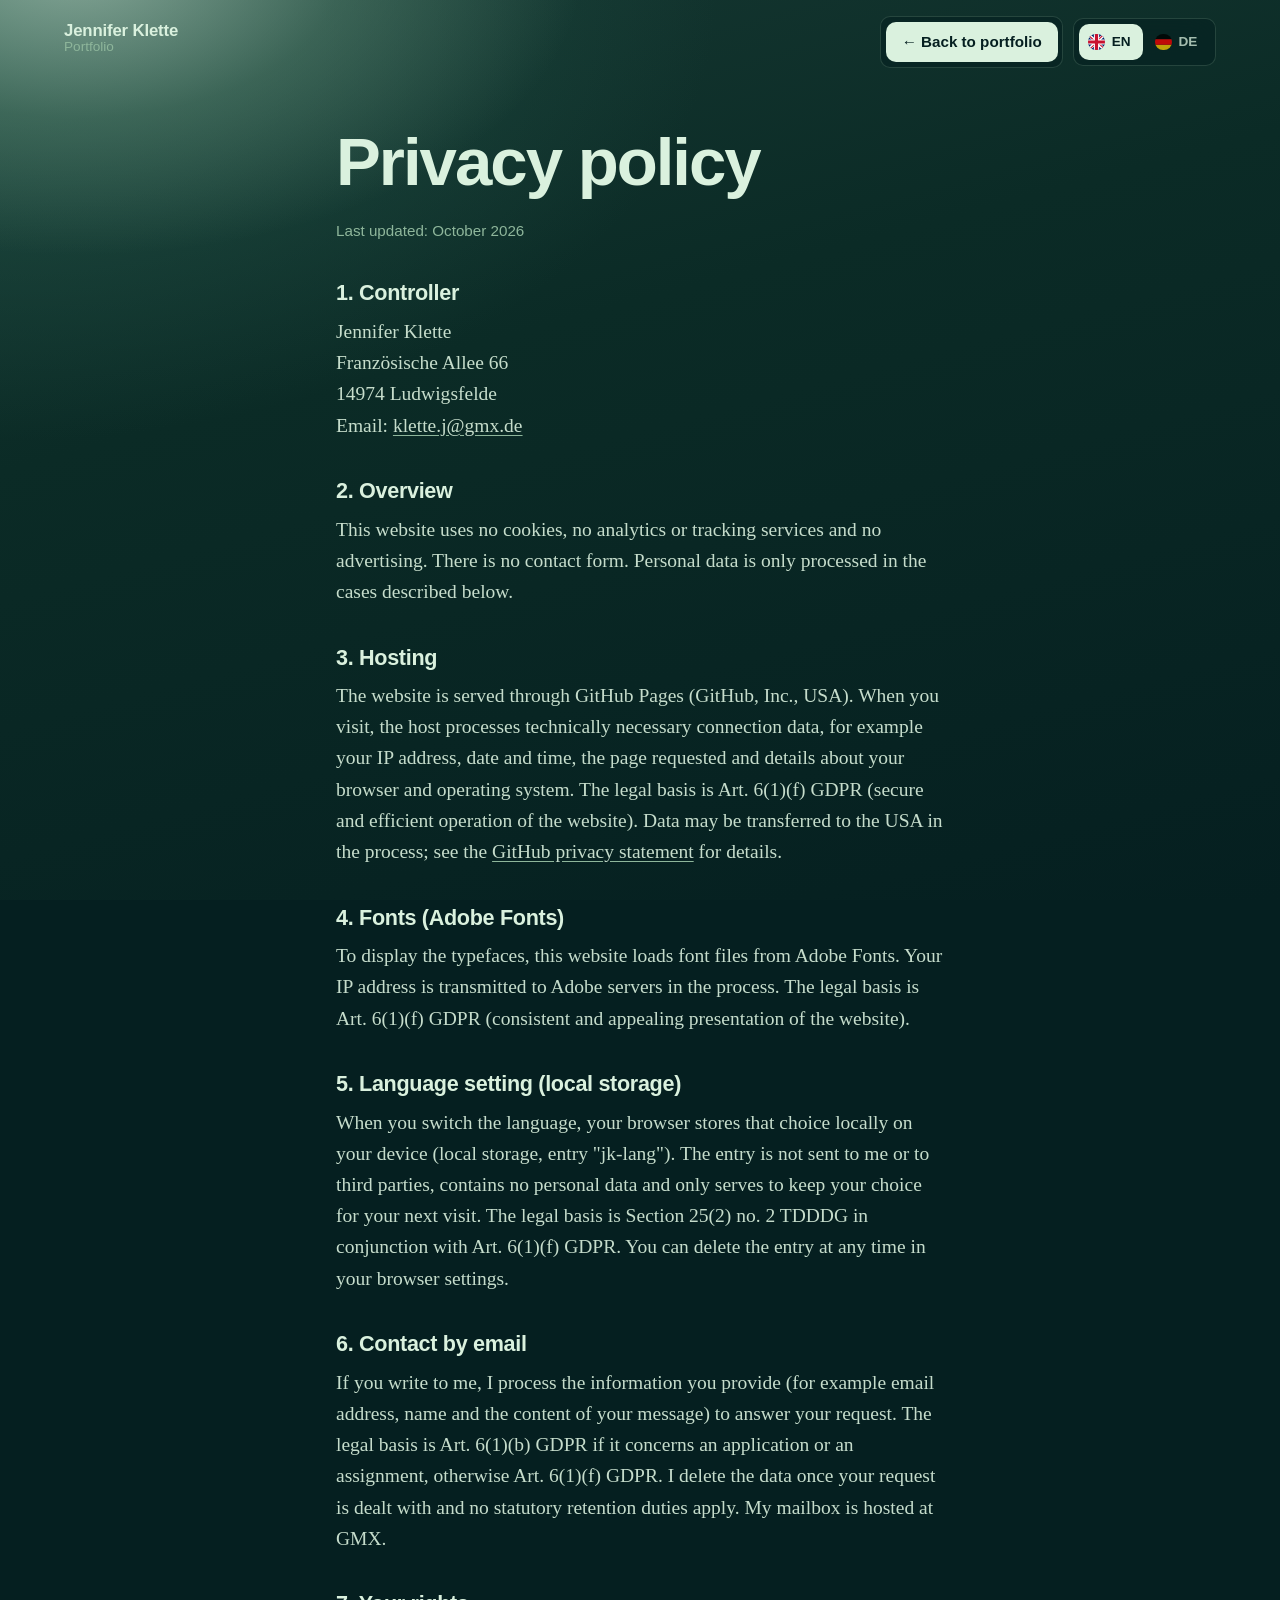
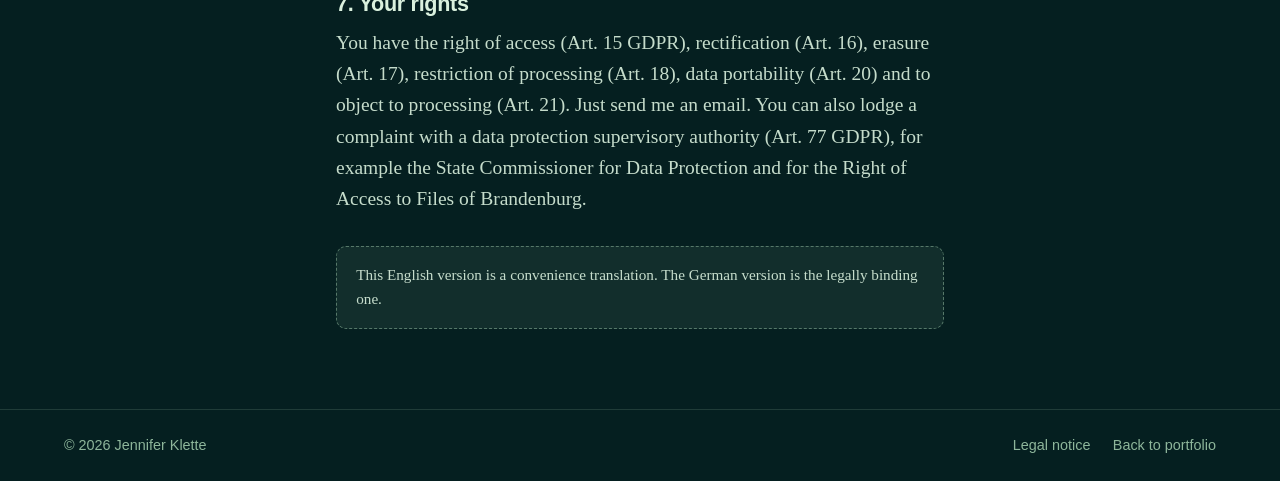
<file: datenschutz.html>
<!DOCTYPE html>
<html lang="de">
<head>
  <meta charset="utf-8">
  <meta name="viewport" content="width=device-width, initial-scale=1, viewport-fit=cover">
  <title>Datenschutzerklärung – Jennifer Klette</title>
  <meta name="robots" content="index, follow">
  <meta name="theme-color" content="#051F20">
  <link rel="icon" href="favicon.svg" type="image/svg+xml">
  <link rel="icon" href="favicon.ico" sizes="48x48">
  <link rel="apple-touch-icon" href="apple-touch-icon.png">
  <link rel="stylesheet" href="style.css">
  <link rel="stylesheet" href="legal.css">
  <script src="legal.js" defer></script>
</head>
<body data-title-de="Datenschutzerklärung – Jennifer Klette" data-title-en="Privacy policy – Jennifer Klette">
  <div class="backdrop" aria-hidden="true"></div>

  <header class="top">
    <a class="brand" href="index.html" aria-label="Jennifer Klette">
      <span class="brand-name">Jennifer Klette</span>
      <span class="brand-sub">Portfolio</span>
    </a>
    <div class="top-right">
      <nav class="nav">
        <a class="nav-cta" href="index.html" data-l="de">← Zum Portfolio</a>
        <a class="nav-cta" href="index.html" data-l="en">← Back to portfolio</a>
      </nav>
      <div class="lang" role="group" aria-label="Sprache / Language">
        <button type="button" data-lang="en" aria-pressed="false"><img src="[data-uri]" alt="" width="17" height="17">EN</button>
        <button type="button" data-lang="de" aria-pressed="true"><img src="[data-uri]" alt="" width="17" height="17">DE</button>
      </div>
    </div>
  </header>

  <main class="legal">
    <div data-l="de">
      <h1>Datenschutzerklärung</h1>
      <p class="meta">Stand: Oktober 2026</p>

      <h2>1. Verantwortliche</h2>
      <address>
        Jennifer Klette<br>
        Französische Allee 66<br>
        14974 Ludwigsfelde
      </address>
      <p>E-Mail: <a href="mailto:klette.j@gmx.de">klette.j@gmx.de</a></p>

      <h2>2. Überblick</h2>
      <p>Diese Website verwendet keine Cookies, keine Analyse- oder Tracking-Dienste und keine Werbung. Es gibt kein Kontaktformular. Personenbezogene Daten fallen nur in den unten beschriebenen Fällen an.</p>

      <h2>3. Hosting</h2>
      <p>Die Website wird über GitHub Pages bereitgestellt (GitHub, Inc., USA). Beim Aufruf verarbeitet der Hoster technisch notwendige Verbindungsdaten, zum Beispiel deine IP-Adresse, Datum und Uhrzeit, die aufgerufene Seite sowie Angaben zu Browser und Betriebssystem. Rechtsgrundlage ist Art. 6 Abs. 1 lit. f DSGVO (sicherer und effizienter Betrieb der Website). Da dabei Daten in die USA übermittelt werden können, findest du Näheres in den <a href="https://docs.github.com/en/site-policy/privacy-policies/github-general-privacy-statement" target="_blank" rel="noopener">Datenschutzhinweisen von GitHub</a>.</p>

      <h2>4. Schriften (Adobe Fonts)</h2>
      <p>Zur Darstellung der Schriften lädt diese Website Schriftdateien von Adobe Fonts. Dabei wird deine IP-Adresse an Server von Adobe übermittelt. Rechtsgrundlage ist Art. 6 Abs. 1 lit. f DSGVO (einheitliche und ansprechende Darstellung der Website).</p>

      <h2>5. Spracheinstellung (lokaler Speicher)</h2>
      <p>Wenn du die Sprache umschaltest, speichert dein Browser diese Auswahl lokal auf deinem Gerät (Local Storage, Eintrag „jk-lang"). Der Eintrag wird nicht an mich oder Dritte übertragen, enthält keine personenbezogenen Daten und dient allein dazu, deine Wahl beim nächsten Besuch beizubehalten. Rechtsgrundlage ist § 25 Abs. 2 Nr. 2 TDDDG in Verbindung mit Art. 6 Abs. 1 lit. f DSGVO. Du kannst den Eintrag jederzeit in den Einstellungen deines Browsers löschen.</p>

      <h2>6. Kontakt per E-Mail</h2>
      <p>Wenn du mir schreibst, verarbeite ich die Angaben, die du mir mitteilst (zum Beispiel E-Mail-Adresse, Name und Inhalt deiner Nachricht), um deine Anfrage zu beantworten. Rechtsgrundlage ist Art. 6 Abs. 1 lit. b DSGVO, wenn es um eine Bewerbung oder einen Auftrag geht, sonst Art. 6 Abs. 1 lit. f DSGVO. Ich lösche die Daten, sobald deine Anfrage erledigt ist und keine gesetzlichen Aufbewahrungspflichten entgegenstehen. Mein E-Mail-Postfach wird bei GMX betrieben.</p>

      <h2>7. Deine Rechte</h2>
      <p>Du hast das Recht auf Auskunft (Art. 15 DSGVO), Berichtigung (Art. 16), Löschung (Art. 17), Einschränkung der Verarbeitung (Art. 18), Datenübertragbarkeit (Art. 20) und Widerspruch gegen die Verarbeitung (Art. 21). Schreib mir dazu einfach eine E-Mail. Außerdem kannst du dich bei einer Datenschutz-Aufsichtsbehörde beschweren (Art. 77 DSGVO), zum Beispiel bei der Landesbeauftragten für den Datenschutz und für das Recht auf Akteneinsicht des Landes Brandenburg.</p>
    </div>

    <div data-l="en">
      <h1>Privacy policy</h1>
      <p class="meta">Last updated: October 2026</p>

      <h2>1. Controller</h2>
      <address>
        Jennifer Klette<br>
        Französische Allee 66<br>
        14974 Ludwigsfelde 
      </address>
      <p>Email: <a href="mailto:klette.j@gmx.de">klette.j@gmx.de</a></p>

      <h2>2. Overview</h2>
      <p>This website uses no cookies, no analytics or tracking services and no advertising. There is no contact form. Personal data is only processed in the cases described below.</p>

      <h2>3. Hosting</h2>
      <p>The website is served through GitHub Pages (GitHub, Inc., USA). When you visit, the host processes technically necessary connection data, for example your IP address, date and time, the page requested and details about your browser and operating system. The legal basis is Art. 6(1)(f) GDPR (secure and efficient operation of the website). Data may be transferred to the USA in the process; see the <a href="https://docs.github.com/en/site-policy/privacy-policies/github-general-privacy-statement" target="_blank" rel="noopener">GitHub privacy statement</a> for details.</p>

      <h2>4. Fonts (Adobe Fonts)</h2>
      <p>To display the typefaces, this website loads font files from Adobe Fonts. Your IP address is transmitted to Adobe servers in the process. The legal basis is Art. 6(1)(f) GDPR (consistent and appealing presentation of the website).</p>

      <h2>5. Language setting (local storage)</h2>
      <p>When you switch the language, your browser stores that choice locally on your device (local storage, entry "jk-lang"). The entry is not sent to me or to third parties, contains no personal data and only serves to keep your choice for your next visit. The legal basis is Section 25(2) no. 2 TDDDG in conjunction with Art. 6(1)(f) GDPR. You can delete the entry at any time in your browser settings.</p>

      <h2>6. Contact by email</h2>
      <p>If you write to me, I process the information you provide (for example email address, name and the content of your message) to answer your request. The legal basis is Art. 6(1)(b) GDPR if it concerns an application or an assignment, otherwise Art. 6(1)(f) GDPR. I delete the data once your request is dealt with and no statutory retention duties apply. My mailbox is hosted at GMX.</p>

      <h2>7. Your rights</h2>
      <p>You have the right of access (Art. 15 GDPR), rectification (Art. 16), erasure (Art. 17), restriction of processing (Art. 18), data portability (Art. 20) and to object to processing (Art. 21). Just send me an email. You can also lodge a complaint with a data protection supervisory authority (Art. 77 GDPR), for example the State Commissioner for Data Protection and for the Right of Access to Files of Brandenburg.</p>

      <p class="note">This English version is a convenience translation. The German version is the legally binding one.</p>
    </div>
  </main>

  <footer class="foot">
    <span>© <span data-year>2026</span> Jennifer Klette</span>
    <span class="foot-links">
      <a href="impressum.html"><span data-l="de">Impressum</span><span data-l="en">Legal notice</span></a>
      <a href="index.html"><span data-l="de">Zum Portfolio</span><span data-l="en">Back to portfolio</span></a>
    </span>
  </footer>
  <script>document.querySelectorAll("[data-year]").forEach(function (e) { e.textContent = new Date().getFullYear(); });</script>
</body>
</html>
</file>
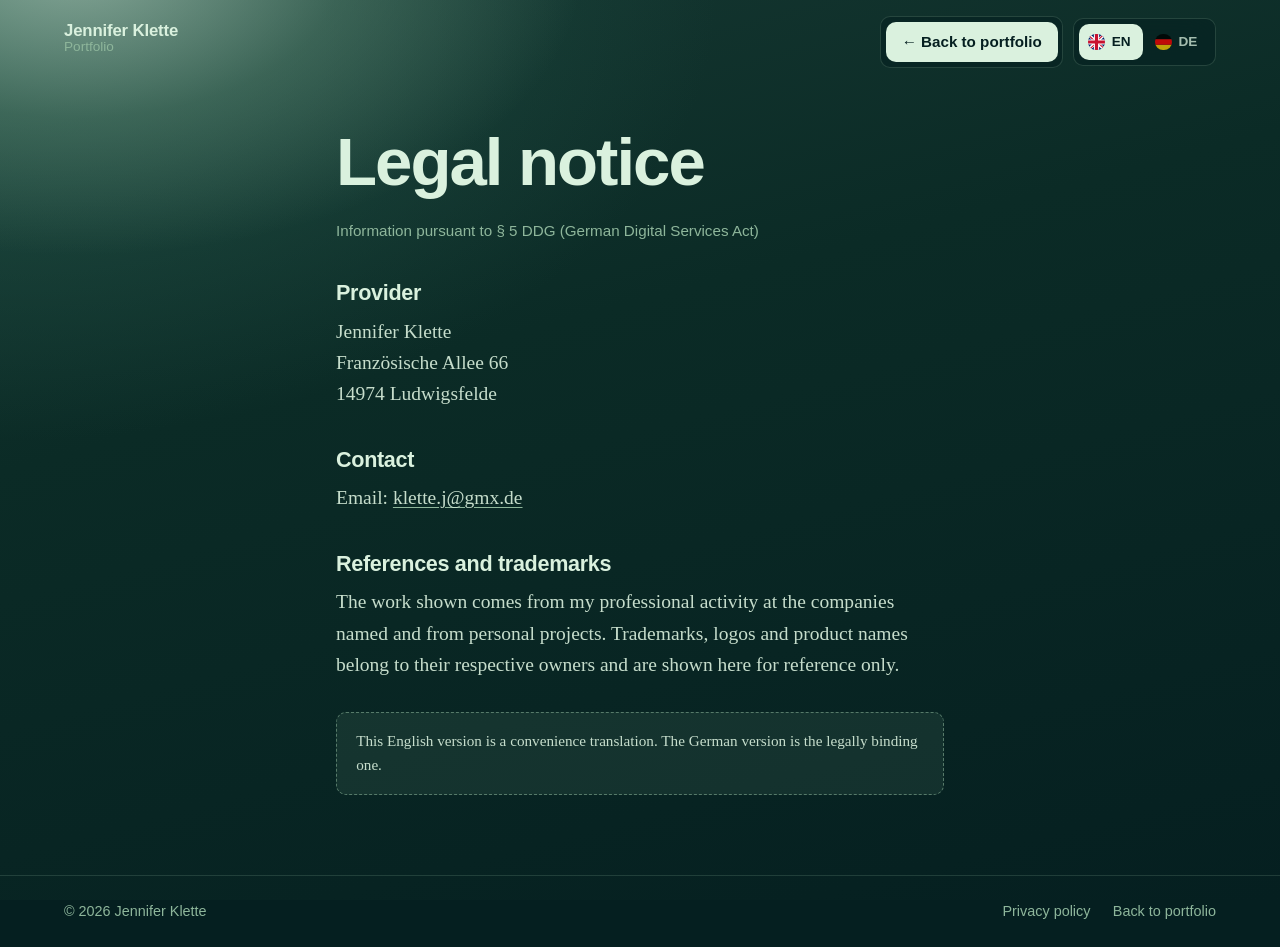
<file: impressum.html>
<!DOCTYPE html>
<html lang="de">
<head>
  <meta charset="utf-8">
  <meta name="viewport" content="width=device-width, initial-scale=1, viewport-fit=cover">
  <title>Impressum – Jennifer Klette</title>
  <meta name="robots" content="index, follow">
  <meta name="theme-color" content="#051F20">
  <link rel="icon" href="favicon.svg" type="image/svg+xml">
  <link rel="icon" href="favicon.ico" sizes="48x48">
  <link rel="apple-touch-icon" href="apple-touch-icon.png">
  <link rel="stylesheet" href="style.css">
  <link rel="stylesheet" href="legal.css">
  <script src="legal.js" defer></script>
</head>
<body data-title-de="Impressum – Jennifer Klette" data-title-en="Legal notice – Jennifer Klette">
  <div class="backdrop" aria-hidden="true"></div>

  <header class="top">
    <a class="brand" href="index.html" aria-label="Jennifer Klette">
      <span class="brand-name">Jennifer Klette</span>
      <span class="brand-sub">Portfolio</span>
    </a>
    <div class="top-right">
      <nav class="nav">
        <a class="nav-cta" href="index.html" data-l="de">← Zum Portfolio</a>
        <a class="nav-cta" href="index.html" data-l="en">← Back to portfolio</a>
      </nav>
      <div class="lang" role="group" aria-label="Sprache / Language">
        <button type="button" data-lang="en" aria-pressed="false"><img src="[data-uri]" alt="" width="17" height="17">EN</button>
        <button type="button" data-lang="de" aria-pressed="true"><img src="[data-uri]" alt="" width="17" height="17">DE</button>
      </div>
    </div>
  </header>

  <main class="legal">
    <div data-l="de">
      <h1>Impressum</h1>
      <p class="meta">Angaben gemäß § 5 DDG</p>

      <h2>Anbieterin</h2>
      <address>
        Jennifer Klette<br>
        Französische Allee 66<br>
        14974 Ludwigsfelde
      </address>

      <h2>Kontakt</h2>
      <p>E-Mail: <a href="mailto:klette.j@gmx.de">klette.j@gmx.de</a></p>

      <h2>Referenzen und Marken</h2>
      <p>Die gezeigten Arbeiten stammen aus meiner beruflichen Tätigkeit bei den genannten Unternehmen und aus eigenen Projekten. Marken, Logos und Produktnamen gehören den jeweiligen Inhabern und werden hier ausschließlich als Referenz gezeigt.</p>
    </div>

    <div data-l="en">
      <h1>Legal notice</h1>
      <p class="meta">Information pursuant to § 5 DDG (German Digital Services Act)</p>

      <h2>Provider</h2>
      <address>
        Jennifer Klette<br>
        Französische Allee 66<br>
        14974 Ludwigsfelde 
      </address>

      <h2>Contact</h2>
      <p>Email: <a href="mailto:klette.j@gmx.de">klette.j@gmx.de</a></p>

      <h2>References and trademarks</h2>
      <p>The work shown comes from my professional activity at the companies named and from personal projects. Trademarks, logos and product names belong to their respective owners and are shown here for reference only.</p>

      <p class="note">This English version is a convenience translation. The German version is the legally binding one.</p>
    </div>
  </main>

  <footer class="foot">
    <span>© <span data-year>2026</span> Jennifer Klette</span>
    <span class="foot-links">
      <a href="datenschutz.html"><span data-l="de">Datenschutz</span><span data-l="en">Privacy policy</span></a>
      <a href="index.html"><span data-l="de">Zum Portfolio</span><span data-l="en">Back to portfolio</span></a>
    </span>
  </footer>
  <script>document.querySelectorAll("[data-year]").forEach(function (e) { e.textContent = new Date().getFullYear(); });</script>
</body>
</html>
</file>
<file: style.css>
/* ==========================================================
   Jennifer Klette – Portfolio
   Palette (from the reference screenshot)
   ========================================================== */
@font-face {
  font-family: "brother-1816", sans-serif;
  font-weight: 500;
  font-style: normal;
}

@font-face {
  font-family: "museo", serif;
  font-weight: 100;
  font-style: normal;
}
@font-face {
  font-family: "museo", serif;
  font-weight: 300;
  font-style: normal;
}
@font-face {
  font-family: "museo", serif;
  font-weight: 100;
  font-style: italic;
}

:root {
  --c-1: #051F20;   /* deepest */
  --c-2: #0B2B26;
  --c-3: #163832;
  --c-4: #235347;
  --c-5: #8EB69B;   /* sage */
  --c-6: #DAF1DE;   /* mist */

  --display: "brother-1816", "Helvetica Neue", Arial, sans-serif;
  --text: "museo", Georgia, "Times New Roman", serif;

  --pad: clamp(1.25rem, 5vw, 4.5rem);
  --max: 1280px;
  --ease: cubic-bezier(.2, .7, .2, 1);

  /* light source, updated by script.js */
  --lx: 6%;
  --ly: -4%;
}

*, *::before, *::after { box-sizing: border-box; }

html {
  scroll-behavior: smooth;
  scroll-padding-top: 5rem;
  -webkit-text-size-adjust: 100%;
}

body {
  margin: 0;
  min-height: 100vh;
  background: var(--c-1);
  color: var(--c-6);
  font-family: var(--text);
  font-size: clamp(1.05rem, .98rem + .3vw, 1.25rem);
  line-height: 1.6;
  -webkit-font-smoothing: antialiased;
  overflow-x: hidden;
}

img { max-width: 100%; display: block; }
a { color: inherit; }
button { font: inherit; color: inherit; cursor: pointer; }
h1, h2, h3, p, ol, ul { margin: 0; padding: 0; }
ol, ul { list-style: none; }

:focus-visible {
  outline: 2px solid var(--c-6);
  outline-offset: 4px;
  border-radius: 8px;
}

.skip {
  position: fixed; left: 1rem; top: -4rem; z-index: 100;
  padding: .6rem 1rem; background: var(--c-6); color: var(--c-1);
  font-family: var(--display); font-weight: 600; border-radius: 999px;
  transition: top .2s;
}
.skip:focus { top: 1rem; }

/* ==========================================================
   Background: the gradient with its light cone
   ========================================================== */
.backdrop {
  position: fixed; inset: 0; z-index: -1;
  background:
    radial-gradient(55% 45% at var(--lx) var(--ly), rgba(218, 241, 222, .55), rgba(142, 182, 155, .28) 38%, transparent 72%),
    radial-gradient(80% 70% at 0% 0%, rgba(35, 83, 71, .9), transparent 70%),
    linear-gradient(165deg, var(--c-3) 0%, var(--c-2) 38%, var(--c-1) 100%);
}

/* ==========================================================
   Header
   ========================================================== */
.top {
  position: fixed; inset: 0 0 auto 0; z-index: 50;
  display: flex; justify-content: space-between; align-items: flex-start; gap: 1rem;
  padding: max(1rem, env(safe-area-inset-top)) var(--pad) 1rem;
  font-family: var(--display);
  pointer-events: none;
}
.top > * { pointer-events: auto; }

.brand { position: relative; text-decoration: none; display: flex; flex-direction: column; line-height: 1.1; padding-top: .35rem; }
.brand-name { font-weight: 700; font-size: 1.05rem; letter-spacing: -.01em; }
.brand-sub { font-weight: 400; font-size: .85rem; color: var(--c-5); }

/* portrait that appears over the name */
.photo {
  position: absolute; left: 0; top: calc(100% + .9rem);
  width: 7.5rem; aspect-ratio: 3 / 4.2; border-radius: 999px; overflow: hidden;
  display: grid; place-items: center;
  background: linear-gradient(170deg, var(--c-5), var(--c-4));
  border: 3px solid var(--c-6);
  box-shadow: 0 24px 50px rgba(0, 0, 0, .5);
  opacity: 0; transform: translateY(-10px) scale(.92); transform-origin: 20% 0;
  pointer-events: none;
  transition: opacity .35s var(--ease), transform .5s var(--ease);
}
.photo-fallback { font-weight: 700; font-size: 2rem; letter-spacing: -.03em; color: var(--c-1); }
.photo img { position: absolute; inset: 0; width: 100%; height: 100%; object-fit: cover; }
.brand:hover .photo, .brand:focus-visible .photo, .brand.show .photo { opacity: 1; transform: none; }

.top-right { display: flex; align-items: center; gap: .6rem; }

.nav, .lang {
  display: flex; align-items: center; gap: .15rem;
  padding: .3rem; border-radius: 10px;
  background: rgba(5, 31, 32, .55);
  -webkit-backdrop-filter: blur(14px); backdrop-filter: blur(14px);
  border: 1px solid rgba(142, 182, 155, .22);
}
.nav a {
  text-decoration: none; padding: .5rem 1rem; border-radius: 10px;
  font-size: .95rem; font-weight: 500;
  transition: background .25s var(--ease), color .25s var(--ease);
}
.nav a:hover { background: rgba(142, 182, 155, .18); }
.nav .nav-cta { background: var(--c-6); color: var(--c-1); font-weight: 600; }
.nav .nav-cta:hover { background: var(--c-5); }

.lang button {
  display: flex; align-items: center; gap: .4rem;
  padding: .45rem .8rem .45rem .6rem; border-radius: 10px; border: 0; background: none;
  font-family: var(--display); font-weight: 600; font-size: .85rem; opacity: .75;
  transition: background .25s var(--ease), color .25s var(--ease), opacity .25s;
}
.lang button:hover { opacity: 1; }
.lang button[aria-pressed="true"] { background: var(--c-6); color: var(--c-1); opacity: 1; }
.lang img { width: 1.05rem; height: 1.05rem; border-radius: 50%; object-fit: cover; }

/* phones: the section links move into a bar at the bottom, in thumb reach */
@media (max-width: 760px) {
  /* backing sits on a pseudo-element: a backdrop-filter on .top itself would trap the fixed bottom nav */
  .top { padding-bottom: .75rem; }
  .top::before {
    content: ""; position: absolute; inset: 0; z-index: -1; pointer-events: none;
    background: rgba(5, 31, 32, .86);
    -webkit-backdrop-filter: blur(14px); backdrop-filter: blur(14px);
    box-shadow: 0 1px 0 rgba(142, 182, 155, .18);
    opacity: 0; transition: opacity .3s var(--ease);
  }
  .top.is-scrolled::before { opacity: 1; }
  .brand-sub { display: none; }
  .nav {
    position: fixed; left: 50%; translate: -50% 0;
    bottom: max(.75rem, env(safe-area-inset-bottom));
    background: rgba(5, 31, 32, .82);
    box-shadow: 0 10px 30px rgba(0, 0, 0, .35);
  }
  .nav a { padding: .55rem .75rem; font-size: .88rem; white-space: nowrap; }
  body { padding-bottom: 4.5rem; }
}
@media (max-width: 360px) {
  .nav a { padding: .5rem .55rem; font-size: .82rem; }
}

/* ==========================================================
   Hero: the colour fan (Farbfächer)
   Cards are held together by a ring on the right and
   swing open around it while you scroll.
   ========================================================== */
.hero {
  position: relative;
  height: 170vh;               /* scroll distance that drives --p */
  --p: 0;
}
.hero-stage {
  position: sticky; top: 0; height: 100vh; min-height: 560px;
  display: grid; grid-template-columns: minmax(0, 1fr) minmax(0, 1fr);
  align-items: center; gap: 2rem;
  max-width: var(--max); margin-inline: auto;
  padding: 6rem var(--pad) 3rem;
}
.hero-hello {
  font-family: var(--display); font-weight: 500;
  color: var(--c-5); font-size: 1.1rem; margin-bottom: 1rem;
}
.hero h1 {
  font-family: var(--display); font-weight: 700;
  font-size: clamp(2rem, 5vw, 4.6rem);
  line-height: .95; letter-spacing: -.035em;
  text-wrap: balance;
}
.hero-lede { margin-top: 1.75rem; max-width: 34em; color: rgba(218, 241, 222, .88); }
.hero-hint {
  margin-top: 2.25rem; font-family: var(--display); font-size: .9rem;
  color: var(--c-5);
  opacity: calc(1 - var(--p) * 4);
}

.fan {
  --h: clamp(3.8rem, 7.4vw, 6.4rem);       /* thickness of one card */
  --pivot: calc(var(--h) * .5);             /* ring centre, from the right edge */
  --a0: 4.5deg;                             /* angle between cards, closed */
  --a1: 15deg;                              /* angle between cards, open */
  position: relative; width: 100%; max-width: 560px; height: var(--h);
  justify-self: end;
  filter: drop-shadow(0 6px 18px rgba(0, 0, 0, .38));
}
.stack { position: absolute; inset: 0; }
.pill {
  --i: 1;
  position: absolute; inset: 0;
  z-index: calc(7 - var(--i));              /* light cards in front, like the screenshot */
  display: flex; align-items: flex-start; justify-content: flex-start; gap: .9rem;
  padding: calc(var(--h) * .13) calc(var(--h) * 1.1) 0 calc(var(--h) * .42);
  border-radius: 10px;
  font-family: var(--display); font-weight: 600;
  font-size: clamp(.82rem, 1.25vw, 1.08rem); letter-spacing: -.01em; line-height: 1.2;
  white-space: nowrap;
  transform-origin: calc(100% - var(--pivot)) 50%;
  transform: rotate(calc((var(--i) - 3.5) * (var(--a0) + (var(--a1) - var(--a0)) * var(--p))));
  /* punch the hole for the ring */
  -webkit-mask-image: radial-gradient(circle at calc(100% - var(--pivot)) 50%, transparent calc(var(--h) * .15), #000 calc(var(--h) * .16));
          mask-image: radial-gradient(circle at calc(100% - var(--pivot)) 50%, transparent calc(var(--h) * .15), #000 calc(var(--h) * .16));
  will-change: transform;
}
.pill i { font-style: normal; font-weight: 400; font-size: .85em; opacity: .65; font-feature-settings: "tnum"; }
.pill-1 { --i: 1; background: var(--c-6); color: var(--c-1); }
.pill-2 { --i: 2; background: var(--c-5); color: var(--c-1); }
.pill-3 { --i: 3; background: var(--c-4); color: var(--c-6); }
.pill-4 { --i: 4; background: var(--c-3); color: var(--c-6); }
.pill-5 { --i: 5; background: var(--c-2); color: var(--c-6); }
.pill-6 { --i: 6; background: var(--c-1); color: var(--c-6); }

.ring {
  position: absolute; z-index: 20;
  width: calc(var(--h) * .5); aspect-ratio: 1;
  right: calc(var(--pivot) - var(--h) * .25);
  top: 50%; translate: 0 -50%;
  border-radius: 50%;
  border: max(3px, calc(var(--h) * .05)) solid var(--c-5);
  box-shadow: 0 2px 6px rgba(0, 0, 0, .45), inset 0 1px 3px rgba(0, 0, 0, .35);
}

/* the one orchestrated moment on load */
@media (prefers-reduced-motion: no-preference) {
  .pill { animation: drop 1s var(--ease) both; animation-delay: calc(var(--i) * 80ms + 150ms); }
  .ring { animation: fade 1s var(--ease) .5s both; }
  @keyframes drop { from { opacity: 0; translate: 0 -50px; } to { opacity: 1; translate: 0 0; } }
  @keyframes fade { from { opacity: 0; } to { opacity: 1; } }
}

@media (max-height: 760px) and (min-width: 861px) {
  .fan { --a1: 12deg; }
}
@media (max-width: 860px) {
  .hero { height: 150vh; }
  .hero-stage {
    grid-template-columns: 1fr; align-content: center; gap: 2.2rem;
    padding-top: 5.5rem;
  }
  .fan { --h: clamp(3.2rem, 14vw, 4.6rem); --a1: 10deg; max-width: 440px; margin-top: min(32%, 9rem); }
  .hero h1 { font-size: clamp(2.4rem, 11vw, 4.4rem); }
  .hero-lede { margin-top: 1.1rem; font-size: .98rem; line-height: 1.55; }
  .hero-hello { margin-bottom: .6rem; }
  .hero-hint { display: none; }
  .pill i { display: none; }
}

/* ==========================================================
   Numbers
   ========================================================== */
.numbers { padding: 4rem var(--pad) 2rem; max-width: var(--max); margin-inline: auto; }
.numbers ul {
  display: grid; grid-template-columns: repeat(auto-fit, minmax(210px, 1fr)); gap: 1rem;
}
.numbers li {
  padding: 1.6rem 2rem 1.7rem;
  border: 1px solid rgba(142, 182, 155, .28);
  border-radius: 10px;
  background: rgba(5, 31, 32, .35);
  display: flex; flex-direction: column; justify-content: center;
}
.numbers b {
  font-family: var(--display); font-weight: 700; font-size: clamp(2.2rem, 4vw, 3.2rem);
  letter-spacing: -.03em; line-height: 1; color: var(--c-6);
  font-feature-settings: "tnum";
}
.numbers span { margin-top: .5rem; font-size: .98rem; line-height: 1.35; color: var(--c-5); }

/* ==========================================================
   Journey
   ========================================================== */
.journey {
  max-width: var(--max); margin-inline: auto;
  padding: clamp(5rem, 12vw, 10rem) var(--pad);
  display: grid; grid-template-columns: minmax(0, .8fr) minmax(0, 1.2fr);
  gap: clamp(2rem, 6vw, 6rem);
}
.journey-head { position: sticky; top: 7rem; align-self: start; }
.journey h2, .toolkit h2, .contact h2, .studio h2, .work h2 {
  font-family: var(--display); font-weight: 700;
  letter-spacing: -.03em; line-height: 1;
  text-wrap: balance;
}
.journey h2 { font-size: clamp(2.2rem, 4.6vw, 4rem); }
.journey-head p { margin-top: 1.25rem; color: var(--c-5); max-width: 24em; }

.path {
  --pad-l: clamp(2rem, 4vw, 3.25rem);
  --branch-w: clamp(12.5rem, 17vw, 15rem);   /* Platz links für die Abzweige */
  position: relative; padding-left: calc(var(--branch-w) + var(--pad-l)); --prog: 0;
}
.path::before, .path::after {
  content: ""; position: absolute; left: var(--branch-w); top: .6rem; bottom: .6rem; width: 4px; border-radius: 4px; z-index: 0;
}
.path::before { background: rgba(142, 182, 155, .22); }
.path::after {
  background: linear-gradient(var(--c-5), var(--c-6));
  transform-origin: top; transform: scaleY(var(--prog));
}
.stop { --stop-pad: clamp(2.5rem, 7vh, 4.5rem); position: relative; z-index: 1; padding-bottom: var(--stop-pad); opacity: .42; transition: opacity .5s var(--ease); }
.stop:last-child { padding-bottom: 0; }
.stop::before, .stop::after {
  content: ""; position: absolute; top: .6rem;
  left: calc(var(--pad-l) * -1 + 2px);
  translate: -50% 0;                       /* centred on the line */
  width: 14px; height: 14px; border-radius: 50%;
  pointer-events: none;
}
/* the bubble itself */
.stop::before {
  background: var(--c-4);
  box-shadow: 0 0 0 0 rgba(142, 182, 155, 0);
  transition: background .5s var(--ease), box-shadow .5s var(--ease);
}
/* the pulse that rolls outwards */
.stop::after { background: rgba(142, 182, 155, .5); opacity: 0; }

.stop.on { opacity: 1; }
.stop.on::before {
  background: rgba(218, 241, 222, .85);
  box-shadow: 0 0 0 6px rgba(142, 182, 155, .28), 0 0 20px rgba(218, 241, 222, .5);
}
.stop.on::after { animation: bubble 2.6s ease-out infinite; }
@keyframes bubble {
  0%   { transform: scale(1);   opacity: .65; }
  100% { transform: scale(3.4); opacity: 0; }
}
.stop time { font-family: var(--display); font-weight: 500; font-size: .95rem; color: var(--c-5); }
.stop h3 {
  font-family: var(--display); font-weight: 650; letter-spacing: -.02em; line-height: 1.1;
  font-size: clamp(1.5rem, 2.6vw, 2.15rem); margin: .35rem 0 .6rem;
}
.stop p { max-width: 34em; color: rgba(218, 241, 222, .85); }

/* Abzweig: gestrichelte Nebenstation links an der Linie */
/* branches hang off the lower end of their station, not next to its title */
.branch {
  position: absolute; bottom: var(--stop-pad);
  right: calc(100% + var(--pad-l) - 2px);
  width: calc(var(--branch-w) - .4rem);
  display: flex; align-items: flex-end;
}
.branch-card {
  flex: 1 1 auto; min-width: 0;
  padding: .65rem .85rem .75rem;
  border-radius: 10px;
  background: rgba(142, 182, 155, .12);
  border: 1px dashed rgba(142, 182, 155, .55);
}
.branch-card time { display: block; font-size: .78rem; color: var(--c-5); }
.branch-card h4 {
  margin: .1rem 0 .3rem; font-family: var(--display); font-weight: 650;
  font-size: 1rem; letter-spacing: -.01em; line-height: 1.15; color: var(--c-6);
}
.stop .branch-card p { margin: 0; max-width: none; font-size: .86rem; line-height: 1.35; color: rgba(218, 241, 222, .8); }
.branch-link {
  position: relative; flex: 0 0 2.4rem; height: 0; margin-bottom: 1.2rem;
  border-top: 2px dashed var(--c-5);
}
.branch-link::after {
  content: ""; position: absolute; right: -4px; top: -5px;
  width: 8px; height: 8px; border-radius: 50%; background: var(--c-5);
}

/* education: bottom left, next to the oldest stations */
.journey { grid-template-rows: 1fr auto; }
/* the sticky heading may only travel inside this box, so it never slides over the education block */
.journey-side { grid-column: 1; grid-row: 1; padding-bottom: 2rem; }
.path { grid-column: 2; grid-row: 1 / 3; }
.edu { grid-column: 1; grid-row: 2; align-self: end; max-width: 22rem; }
.edu h3 { font-family: var(--display); font-weight: 650; font-size: 1.15rem; color: var(--c-5); margin-bottom: .8rem; }
.edu ol { list-style: none; display: grid; gap: .7rem; }
.edu li {
  display: grid; padding: .75rem .95rem .85rem; border-radius: 10px;
  background: rgba(142, 182, 155, .1); border: 1px dashed rgba(142, 182, 155, .55);
}
.edu time { font-family: var(--display); font-size: .8rem; color: var(--c-5); }
.edu b { font-family: var(--display); font-weight: 650; font-size: 1.02rem; line-height: 1.2; margin: .15rem 0 .1rem; }
.edu span { font-size: .9rem; color: rgba(218, 241, 222, .8); }

@media (max-width: 860px) {
  .journey { grid-template-columns: 1fr; }
  .journey-side, .path, .edu { grid-column: 1; grid-row: auto; }
  .journey-side { padding-bottom: 0; }
  .edu { max-width: none; margin-top: 1rem; order: 3; }
  .journey-head { position: static; }
}
/* schmale Schirme: der Abzweig rutscht unter den Text */
@media (max-width: 700px) {
  .path { --branch-w: 0px; }
  .branch { position: static; width: auto; margin-top: .9rem; display: block; }
  .branch-link { display: none; }
  .branch-card { border-left: 2px dashed var(--c-5); border-radius: 0 10px 10px 0; margin-left: .2rem; }
}

/* ==========================================================
   Work – horizontal rail, pinned on large screens
   ========================================================== */
.work { padding: 3rem 0 5rem; }
.work-head { padding: 0 var(--pad); max-width: var(--max); margin: 0 auto 2rem; display: flex; align-items: baseline; justify-content: space-between; gap: 1rem; flex-wrap: wrap; }
.work h2 { font-size: clamp(2.2rem, 4.6vw, 4rem); }
.work-head p { font-family: var(--display); color: var(--c-5); }

.rail {
  display: flex; gap: clamp(1rem, 2vw, 2rem);
  padding: .5rem var(--pad) 1.5rem;
  overflow-x: auto; scroll-snap-type: x proximity;
  scrollbar-width: thin; scrollbar-color: var(--c-4) transparent;
}
.card {
  flex: 0 0 auto; width: clamp(240px, 26vw, 380px);
  background: none; border: 0; padding: 0; text-align: left;
  scroll-snap-align: start;
  display: flex; flex-direction: column; gap: 1rem;
}
.cover {
  position: relative; display: block; overflow: hidden;
  aspect-ratio: 1 / 1; border-radius: 22px;
  transition: transform .5s var(--ease);
}
/* contain, so a mock-up is never cut off */
.cover img { position: absolute; inset: 7%; width: 86%; height: 86%; object-fit: contain; }
/* SuitePad device: frame image, screen recording laid onto the display */
.device { position: absolute; left: 5%; right: 5%; top: 50%; translate: 0 -50%; aspect-ratio: 1000 / 681; }
.cover .device img, .device img { position: absolute; inset: 0; width: 100%; height: 100%; object-fit: contain; }
.device video {
  position: absolute; left: 9.31%; top: 6.62%; width: 81.25%; height: 68.4%;
  object-fit: cover; background: #111;
  clip-path: polygon(0.96% 0, 97.93% 0.1%, 100% 99.7%, 0 100%);
}
.device::after {
  content: ""; position: absolute; left: 9.31%; top: 6.62%; width: 81.25%; height: 68.4%;
  clip-path: polygon(0.96% 0, 97.93% 0.1%, 100% 99.7%, 0 100%);
  background: linear-gradient(112deg, transparent 52%, rgba(255,255,255,.09) 52.4%, rgba(255,255,255,.03) 78%, transparent 92%);
  pointer-events: none;
}
.detail-visual .device { position: relative; left: auto; right: auto; top: auto; translate: none; width: min(100%, 860px, 72vh); }
.detail-visual .device img, .detail-visual .device video { max-height: none; max-width: none; box-shadow: none; border-radius: 0; }
.detail-visual .device img { width: 100%; height: 100%; }
/* several images in one entry: a sharp grid instead of a blurry collage */
.detail-visual .gallery { display: grid; align-items: center; grid-template-columns: repeat(3, minmax(0, 1fr)); gap: clamp(.75rem, 2vw, 1.5rem); width: 100%; }
.detail-visual .gallery img { width: 100%; height: auto; max-height: none; box-shadow: none; border-radius: 0; }
.detail-visual .gallery:has(> img:nth-child(2):last-child) { grid-template-columns: repeat(2, minmax(0, 1fr)); }
@media (max-width: 700px) { .detail-visual .gallery { grid-template-columns: repeat(2, minmax(0, 1fr)); } }
.detail-visual .device video { width: 81.25%; height: 68.4%; }
.card:hover .cover, .card:focus-visible .cover { transform: translateY(-8px) scale(1.02); }


.card-meta { display: flex; flex-direction: column; padding: 0 .5rem; }
.card-meta b { font-family: var(--display); font-weight: 650; font-size: 1.25rem; letter-spacing: -.015em; }
.card-meta em { font-style: normal; font-size: .95rem; color: var(--c-5); }

/* pinned mode (JS adds .is-pinned only on wide, motion-OK screens) */
.work.is-pinned { padding: 0; }
.work.is-pinned .work-sticky {
  position: sticky; top: 0; height: 100vh; overflow: hidden;
  display: flex; flex-direction: column; justify-content: center;
  padding-top: 4.5rem;
}
.work.is-pinned .rail {
  overflow: visible; scroll-snap-type: none;
  transform: translate3d(var(--x, 0px), 0, 0);
  will-change: transform; width: max-content;
}
.work.is-pinned .card { width: min(24vw, 320px); }

/* round buttons, shared by the work nav and the flipbook */
.rnd {
  display: grid; place-items: center; flex: none;
  width: 2.6rem; height: 2.6rem; border-radius: 50%;
  border: 1px solid rgba(142, 182, 155, .45);
  background: rgba(5, 31, 32, .5); color: var(--c-6);
  transition: background .25s var(--ease), color .25s var(--ease), opacity .25s;
}
.rnd svg { width: 1.3rem; height: 1.3rem; }
.rnd:hover { background: var(--c-6); color: var(--c-1); }
.rnd[disabled] { opacity: .28; pointer-events: none; }

/* small navigation under the rail, so the sideways scroll is obvious */
.work-nav {
  display: flex; align-items: center; gap: 1rem; width: 100%;
  max-width: var(--max); margin: 1.25rem auto 0; padding: 0 var(--pad);
}
.work-bar { flex: 1; height: 4px; border-radius: 4px; background: rgba(142, 182, 155, .22); overflow: hidden; }
.work-bar span {
  display: block; height: 100%; width: 10%; border-radius: 4px;
  background: linear-gradient(90deg, var(--c-5), var(--c-6));
  transition: width .15s linear, margin-left .15s linear;
}
.work-count { font-family: var(--display); font-size: .9rem; color: var(--c-5); min-width: 4.2rem; text-align: right; }

@media (max-width: 620px) {
  .work-count { display: none; }
}

/* ==========================================================
   Toolkit
   ========================================================== */
.toolkit { max-width: var(--max); margin-inline: auto; padding: clamp(4rem, 10vw, 8rem) var(--pad); }
.toolkit h2 { font-size: clamp(2.2rem, 4.6vw, 4rem); margin-bottom: 2.5rem; }
.tools { display: flex; flex-wrap: wrap; gap: .8rem; }
.tools button {
  display: inline-flex; align-items: center; gap: .7rem;
  font-family: var(--display); font-weight: 550; font-size: clamp(1.05rem, 2vw, 1.4rem);
  padding: .55rem 1.5rem .55rem .65rem; border-radius: 10px;
  background: transparent; border: 1px solid rgba(142, 182, 155, .5);
  transition: background .3s var(--ease), color .3s var(--ease), transform .3s var(--ease);
}
.tools button:hover, .tools button:focus-visible, .tools button[aria-pressed="true"] {
  background: var(--c-6); color: var(--c-1); transform: translateY(-3px);
}
.ico { width: 1.9rem; height: 1.9rem; flex: none; transition: color .3s var(--ease), background .3s var(--ease), border-color .3s var(--ease); }
svg.ico { fill: currentColor; padding: .12rem; }
svg.ico.line { fill: none; }
.ico.badge {
  display: inline-grid; place-items: center;
  border: 2px solid currentColor; border-radius: .5rem;
  font-family: var(--display); font-weight: 700; font-size: .8rem; letter-spacing: -.03em; line-height: 1;
}
.ico.flag { border-radius: 50%; object-fit: cover; }
.tools button:hover .ico, .tools button:focus-visible .ico, .tools button[aria-pressed="true"] .ico { color: var(--b, currentColor); }
.tools button:hover .badge, .tools button:focus-visible .badge, .tools button[aria-pressed="true"] .badge { background: var(--bg); border-color: var(--b); }

.tip { margin-top: 1.75rem; min-height: 3.2em; max-width: 36em; color: var(--c-5); font-style: italic; }

/* ==========================================================
   Contact
   ========================================================== */
.contact {
  max-width: var(--max); margin-inline: auto;
  padding: clamp(4rem, 10vw, 8rem) var(--pad) clamp(5rem, 10vw, 9rem);
}
.contact h2 { font-size: clamp(2.6rem, 7vw, 6.4rem); max-width: 14ch; }
.contact > p { margin-top: 1.5rem; color: var(--c-5); }
.mail {
  display: inline-block; margin-top: 2.5rem; text-decoration: none;
  font-family: var(--display); font-weight: 600; letter-spacing: -.025em;
  font-size: clamp(1.2rem, 2.6vw, 2.9rem);
  padding: .5em 1.2em; border-radius: 10px;
  background: var(--c-5); color: var(--c-1);
  transition: background .3s var(--ease), transform .4s var(--ease);
  overflow-wrap: anywhere;
}
.mail:hover { background: var(--c-6); transform: translateX(8px); }
.cv {
  display: flex; width: fit-content; align-items: center; gap: .6rem; margin-top: 1.25rem;
  padding: .75rem 1.2rem; border-radius: 10px; text-decoration: none;
  font-family: var(--display); font-weight: 600; font-size: 1.05rem;
  border: 1.5px solid var(--c-5); color: var(--c-6);
  transition: background .3s var(--ease), color .3s var(--ease);
}
.cv svg { width: 1.25rem; height: 1.25rem; }
.cv:hover, .cv:focus-visible { background: var(--c-5); color: var(--c-1); }
.copy {
  display: block; margin-top: 1.25rem; background: none; border: 0; padding: .4rem 0;
  font-family: var(--display); font-size: .95rem; color: var(--c-5); text-decoration: underline; text-underline-offset: 4px;
}

/* ==========================================================
   Footer
   ========================================================== */
.foot {
  display: flex; justify-content: space-between; gap: 1rem; flex-wrap: wrap;
  padding: 1.5rem var(--pad) calc(1.5rem + env(safe-area-inset-bottom));
  border-top: 1px solid rgba(142, 182, 155, .2);
  font-family: var(--display); font-size: .9rem; color: var(--c-5);
}
.foot a { text-decoration: none; }
.foot a:hover { color: var(--c-6); }
.foot-links { display: flex; flex-wrap: wrap; gap: .4rem 1.4rem; }

/* ==========================================================
   Detail dialog
   ========================================================== */
.detail {
  width: min(1100px, calc(100vw - 2rem)); max-height: calc(100vh - 2rem);
  padding: 0; border: 1px solid rgba(142, 182, 155, .3); border-radius: clamp(1.5rem, 4vw, 3rem);
  background: var(--c-2); color: var(--c-6); overflow-x: hidden; overflow-y: auto; overscroll-behavior: contain;
  box-shadow: 0 40px 100px rgba(0, 0, 0, .6);
}
.detail[open] { display: flex; flex-direction: column; animation: pop .45s var(--ease); }
.detail::backdrop { background: rgba(5, 31, 32, .78); -webkit-backdrop-filter: blur(8px); backdrop-filter: blur(8px); }
@keyframes pop { from { opacity: 0; transform: translateY(24px) scale(.97); } to { opacity: 1; transform: none; } }

/* close button stays in view while the dialog scrolls */
.detail form { position: sticky; top: 0; z-index: 2; align-self: flex-end; height: 0; margin-right: 1rem; overflow: visible; }
.detail form .close { margin-top: 1rem; }
.close {
  font-family: var(--display); font-weight: 600; font-size: .9rem;
  padding: .5rem 1.1rem; border-radius: 10px; border: 0;
  background: var(--c-6); color: var(--c-1);
}
/* the image is shown whole, never cropped */
.detail-visual {
  flex: none; display: grid; place-items: center;
  min-height: 180px; padding: clamp(1rem, 3vw, 2.25rem);
  padding-top: clamp(3.25rem, 6vw, 4rem);
}
.detail-visual img, .detail-visual video {
  width: auto; max-width: 100%; height: auto; max-height: 52vh;
  object-fit: contain; border-radius: 10px;
}
.detail-body { flex: none; padding: 0 clamp(1.75rem, 4vw, 3.25rem) clamp(1.75rem, 4vw, 2.75rem); }
.detail-when { font-family: var(--display); color: var(--c-5); font-weight: 500; }
.detail h3 {
  font-family: var(--display); font-weight: 700; letter-spacing: -.03em; line-height: 1.02;
  font-size: clamp(1.7rem, 3.2vw, 2.6rem); margin: .4rem 0 1.1rem;
}
.detail-body p { max-width: 46em; }
.detail-body p + p { margin-top: 1rem; }

/* ==========================================================
   Flipbook (SuitePad brochure)
   Pages live in img/brochure/p-01.jpg … p-19.jpg.
   Spreads follow the print layout: 1+2, 3+4, 5+6 …
   ========================================================== */
.flip {
  width: min(1480px, 96vw); max-width: none; max-height: 94vh;
  padding: 0; border: 1px solid rgba(142, 182, 155, .3); border-radius: clamp(1rem, 2.5vw, 2rem);
  background: var(--c-2); color: var(--c-6); overflow-x: hidden; overflow-y: auto; overscroll-behavior: contain;
  box-shadow: 0 40px 100px rgba(0, 0, 0, .6);
}
.flip[open] { display: flex; flex-direction: column; animation: pop .45s var(--ease); }
.flip::backdrop { background: rgba(5, 31, 32, .9); -webkit-backdrop-filter: blur(10px); backdrop-filter: blur(10px); }

.flip-bar {
  flex: none; display: flex; align-items: center; justify-content: space-between; gap: 1rem;
  padding: .9rem clamp(1rem, 2.5vw, 1.75rem);
  border-bottom: 1px solid rgba(142, 182, 155, .2);
}
.flip-bar h3 { font-family: var(--display); font-weight: 650; font-size: 1.05rem; letter-spacing: -.015em; }
.flip-tools { display: flex; align-items: center; gap: .6rem; }
.snd {
  display: inline-flex; align-items: center; gap: .5rem;
  font-family: var(--display); font-weight: 600; font-size: .9rem;
  padding: .45rem 1rem; border-radius: 10px;
  border: 1px solid rgba(142, 182, 155, .45); background: transparent; color: var(--c-6);
  transition: background .25s var(--ease), color .25s var(--ease), opacity .25s;
}
.snd:hover { background: rgba(142, 182, 155, .18); }
.snd svg { width: 1.15rem; height: 1.15rem; }
.snd .snd-off { display: none; }
.snd[aria-pressed="false"] { opacity: .55; }
.snd[aria-pressed="false"] .snd-on { display: none; }
.snd[aria-pressed="false"] .snd-off { display: block; }

.flip-stage {
  position: relative; flex: 1 1 auto; min-height: 0; overflow: hidden;
  display: flex; align-items: center; justify-content: center;
  gap: clamp(.35rem, 1.4vw, 1.25rem); padding: clamp(.75rem, 2.2vw, 1.75rem);
}
.book {
  position: relative; flex: none;
  width: calc(var(--pw, 300px) * 2); height: var(--ph, 212px);
  perspective: 5200px;
  box-shadow: 0 26px 60px rgba(0, 0, 0, .55);
}
.book.single { width: var(--pw, 300px); }
.book .pg, .book .face { background: #fff; overflow: hidden; }
.book img { width: 100%; height: 100%; object-fit: cover; display: block; transition: opacity .14s linear; }

.page-fixed { position: absolute; left: 0; top: 0; width: var(--pw); height: var(--ph); z-index: 0; }
.sheet {
  position: absolute; left: 50%; top: 0; width: var(--pw); height: var(--ph);
  transform-style: preserve-3d; transform-origin: left center;
  transition: transform .75s cubic-bezier(.35, .05, .2, 1);
}
.sheet.flipped { transform: rotateY(-180deg); }
.face {
  position: absolute; inset: 0;
  backface-visibility: hidden; -webkit-backface-visibility: hidden;
}
.face.b { transform: rotateY(180deg); }
/* a touch of shade in the gutter */
.face.f::after, .page-fixed::after, .face.b::after {
  content: ""; position: absolute; inset: 0; pointer-events: none;
}
.face.f::after { background: linear-gradient(90deg, rgba(0, 0, 0, .2), transparent 8%); }
.page-fixed::after, .face.b::after { background: linear-gradient(270deg, rgba(0, 0, 0, .2), transparent 8%); }

.flip-foot {
  flex: none; display: flex; align-items: center; justify-content: center; gap: 1.25rem;
  padding: .25rem 1rem 1.1rem; flex-wrap: wrap;
}
.flip-dots { display: flex; gap: .45rem; }
.flip-dots button {
  width: .6rem; height: .6rem; padding: 0; border: 0; border-radius: 50%;
  background: rgba(142, 182, 155, .35);
  transition: background .25s var(--ease), transform .25s var(--ease);
}
.flip-dots button:hover { background: var(--c-5); }
.flip-dots button[aria-current="true"] { background: var(--c-6); transform: scale(1.4); }
.flip-count { font-family: var(--display); font-size: .85rem; color: var(--c-5); }

@media (max-width: 760px) {
  .detail-visual img { max-height: 46vh; }
  /* arrows sit on the page, so one page can use the full width */
  .flip-arrow { position: absolute; top: 50%; translate: 0 -50%; z-index: 5; background: rgba(5, 31, 32, .78); }
  .flip-arrow[data-flip="-1"] { left: .4rem; }
  .flip-arrow[data-flip="1"] { right: .4rem; }
  .flip-bar h3 { font-size: .95rem; }
  .snd span { display: none; }
  .flip-dots { display: none; }
}

/* ==========================================================
   Reduced motion
   ========================================================== */
@media (prefers-reduced-motion: reduce) {
  html { scroll-behavior: auto; }
  *, *::before, *::after { animation: none !important; transition: none !important; }
  .stop { opacity: 1; }
  .path::after { transform: scaleY(1); }
  .sheet { transition: none !important; }
}
</file>
<file: legal.css>
/* Legal pages (Impressum, Datenschutz). Loaded after style.css. */
.legal { max-width: 46rem; margin: 0 auto; padding: 8rem var(--pad) 5rem; }
.legal h1 {
  font-family: var(--display); font-weight: 700; letter-spacing: -.03em; line-height: 1;
  font-size: clamp(2.4rem, 6vw, 4.2rem); margin-bottom: .35em; text-wrap: balance;
}
.legal h2 {
  font-family: var(--display); font-weight: 650; letter-spacing: -.015em; line-height: 1.15;
  font-size: 1.35rem; margin: 2.4rem 0 .6rem; color: var(--c-6);
}
.legal p, .legal li, .legal address { color: rgba(218, 241, 222, .9); max-width: 40em; }
.legal p + p { margin-top: .8rem; }
.legal address { font-style: normal; }
.legal ul { list-style: disc; padding-left: 1.25rem; margin-top: .5rem; }
.legal li + li { margin-top: .35rem; }
.legal a { text-decoration: underline; text-decoration-color: var(--c-5); text-underline-offset: 3px; }
.legal a:hover { text-decoration-color: var(--c-6); }
.legal .meta { font-family: var(--display); color: var(--c-5); font-size: .95rem; }
.legal .note {
  margin-top: 2rem; padding: 1rem 1.2rem; border-radius: 10px;
  border: 1px dashed rgba(142, 182, 155, .55); background: rgba(142, 182, 155, .1);
  font-size: .95rem;
}

/* marker for the spots you still have to fill in. Delete the <mark> tags when done */
.todo { background: #ffd54a; color: #1a1a1a; padding: .05em .4em; border-radius: 4px; font-family: var(--display); font-size: .92em; }

/* one language at a time, German by default (no JavaScript) */
html[lang="de"] [data-l="en"], html[lang="en"] [data-l="de"] { display: none !important; }
</file>
